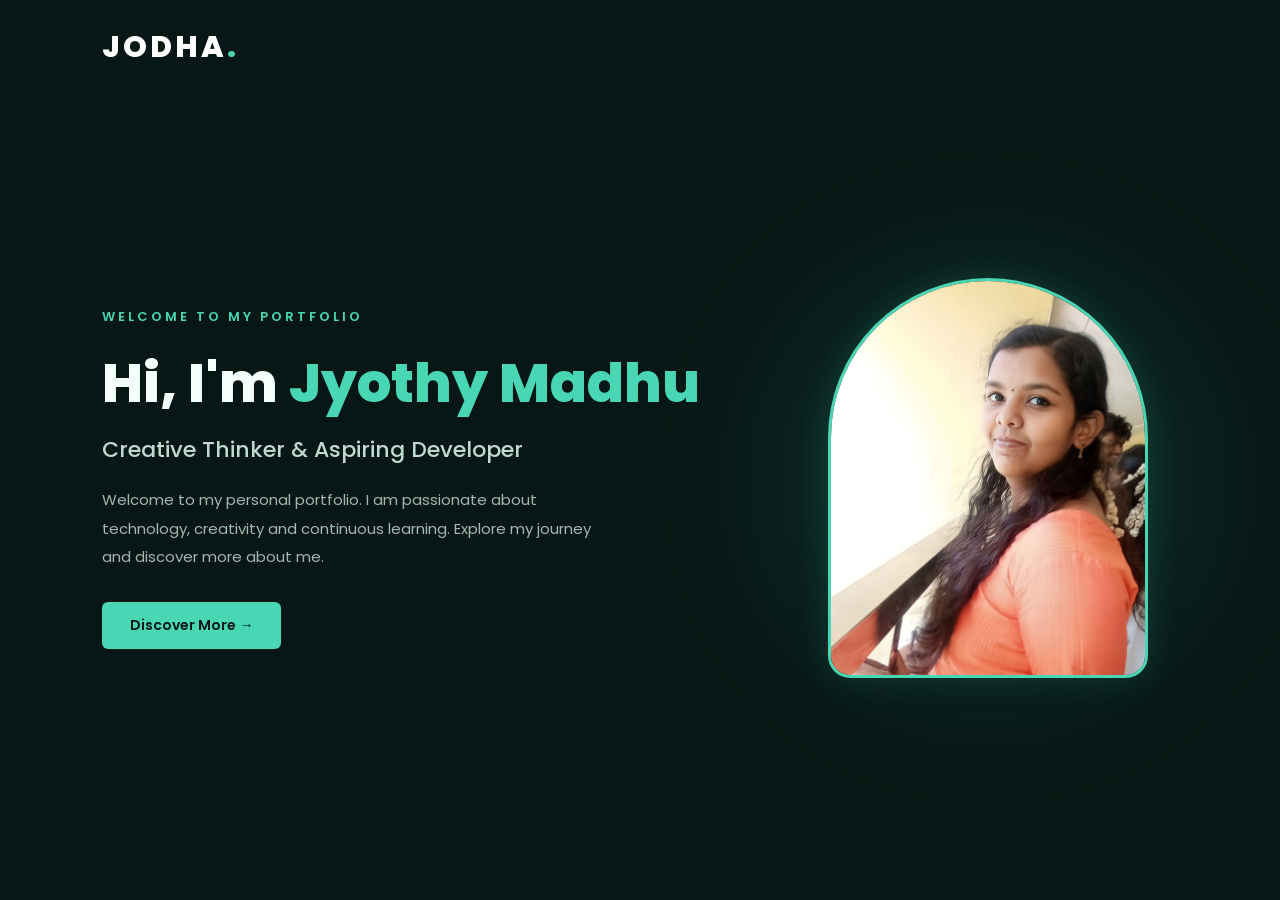
<file: index.html>
<!DOCTYPE html>
<html lang="en">

<head>
    <meta charset="UTF-8">
    <meta name="viewport" content="width=device-width, initial-scale=1.0">

    <title>Jyothy Madhu | JODHA</title>

    <!-- External CSS -->
    <link rel="stylesheet" href="Assets/css/style.css">

    <!-- Google Fonts -->
    <link rel="preconnect" href="https://fonts.googleapis.com">
    <link rel="preconnect" href="https://fonts.gstatic.com" crossorigin>

    <link href="https://fonts.googleapis.com/css2?family=Poppins:wght@300;400;500;600;700;800&display=swap" rel="stylesheet">

</head>

<body>

    <!-- Navbar -->
    <header>
        <nav class="navbar">
            <a href="index.html" class="logo">
                JODHA<span>.</span>
            </a>
        </nav>
    </header>


    <!-- Hero Section -->
    <main>

        <section class="hero">

            <!-- Introduction -->
            <div class="hero-content">

                <p class="welcome">
                    WELCOME TO MY PORTFOLIO
                </p>

                <h1>
                    Hi, I'm <span>Jyothy Madhu</span>
                </h1>

                <h2>
                    Creative Thinker & Aspiring Developer
                </h2>

                <p class="description">
                    Welcome to my personal portfolio.
                    I am passionate about technology,
                    creativity and continuous learning.
                    Explore my journey and discover more
                    about me.
                </p>

                <a href="aboutus.html" class="hero-btn">
                    Discover More →
                </a>

            </div>


            <!-- Profile Photo -->
            <div class="hero-image">

                <div class="image-glow"></div>

                <img src="Assets/image/jyothy.jpeg"
                     alt="Jyothy Madhu">

            </div>

        </section>

    </main>

</body>
</html>
</file>
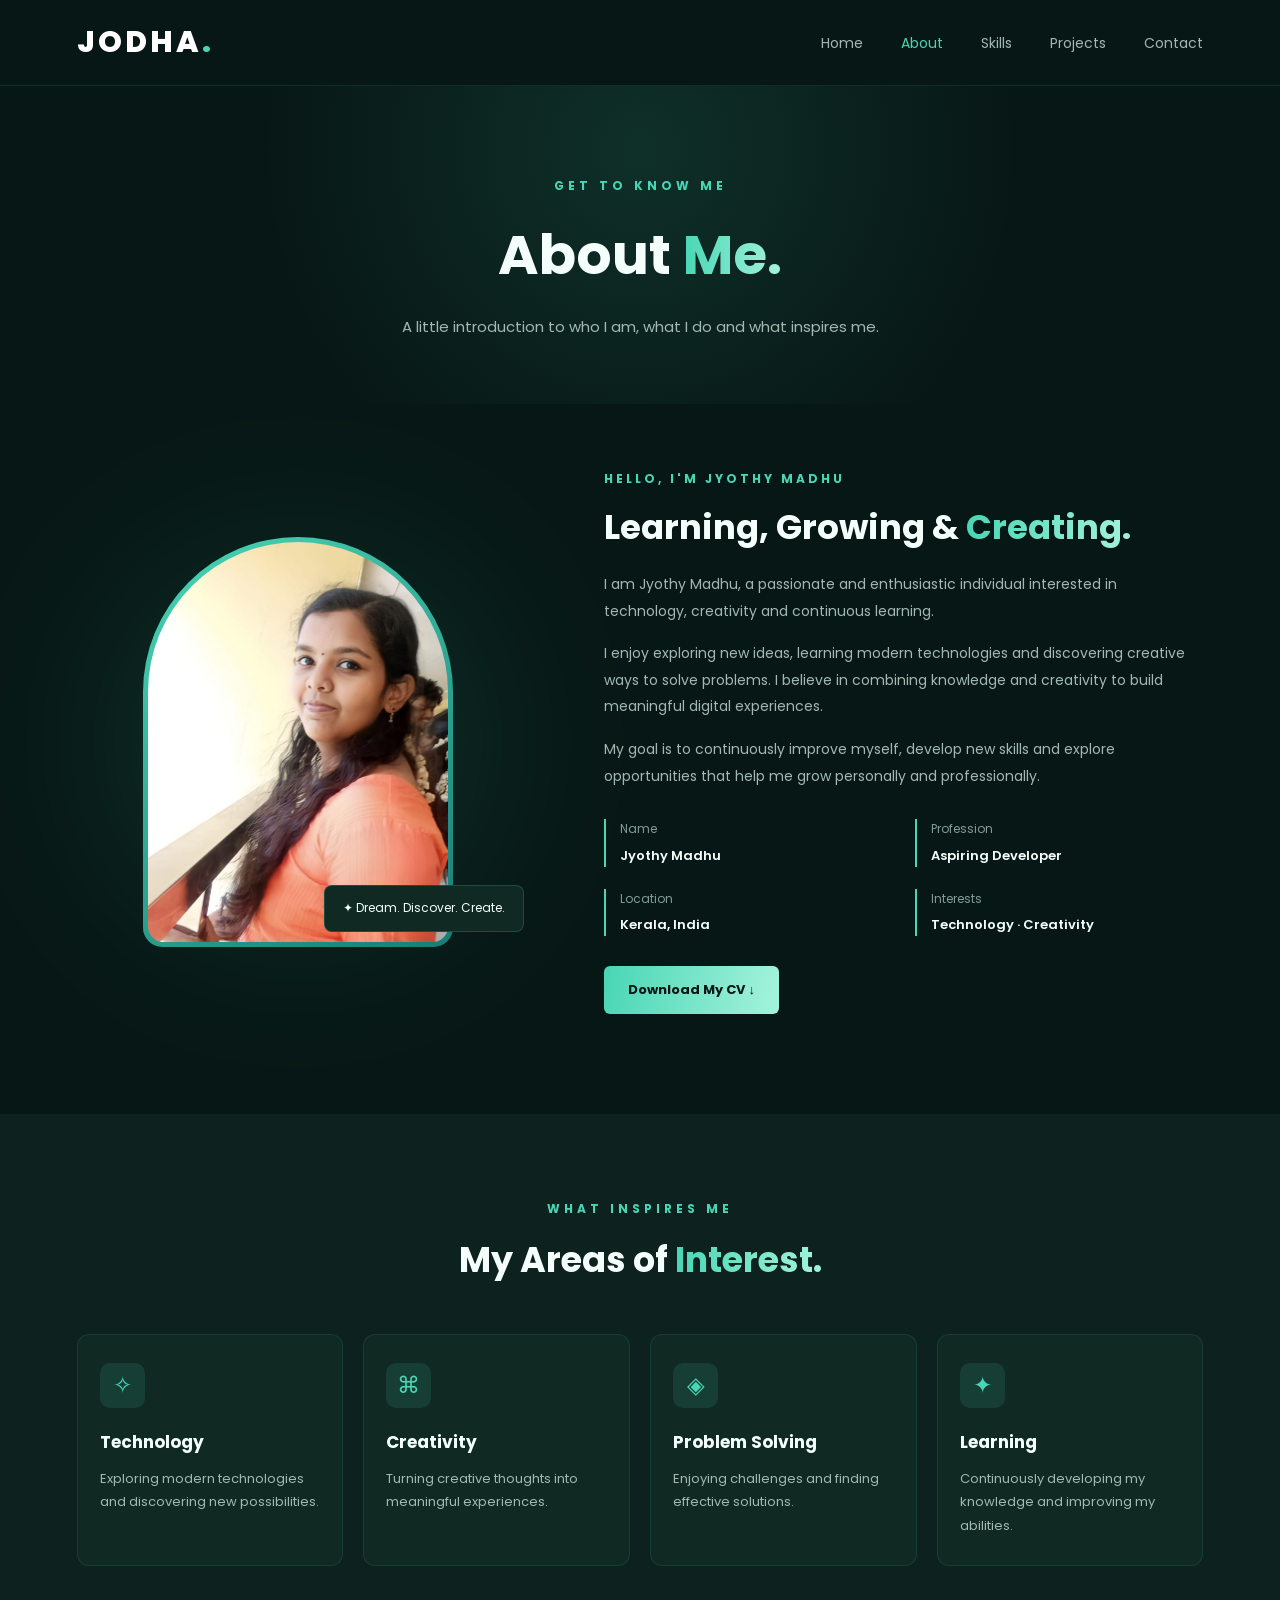
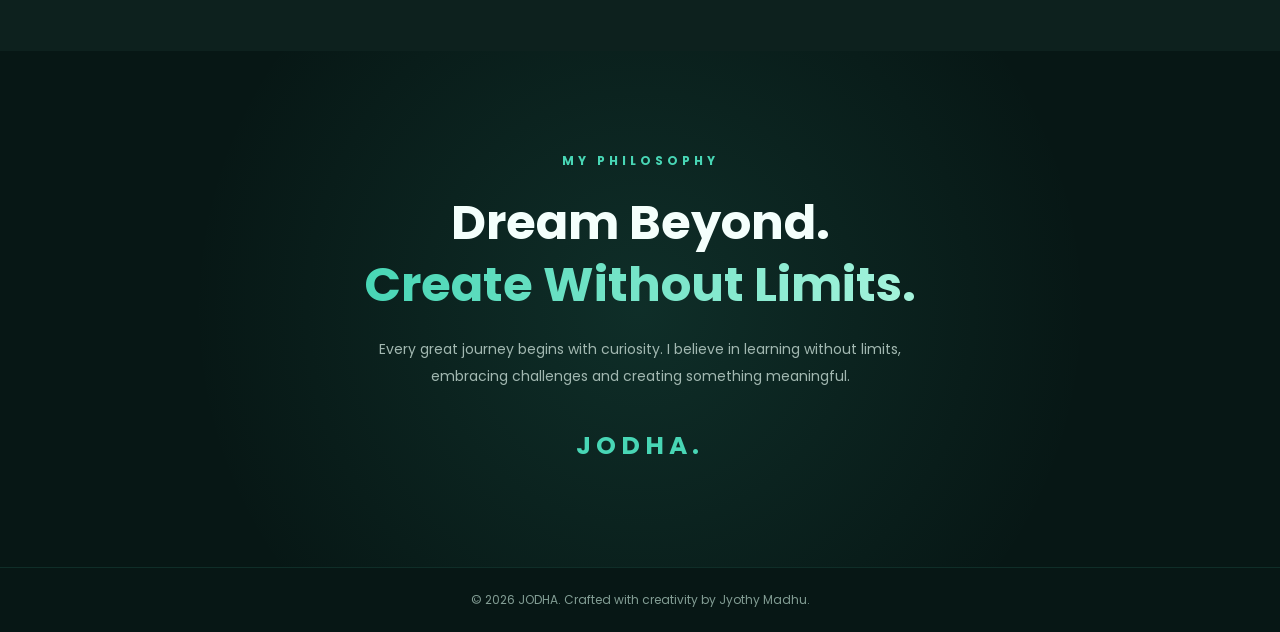
<file: aboutus.html>
<!DOCTYPE html>
<html lang="en">

<head>
    <meta charset="UTF-8">
    <meta name="viewport" content="width=device-width, initial-scale=1.0">

    <title>About Me | JODHA</title>

    <link rel="stylesheet" href="Assets/css/aboutus.css">

    <link rel="preconnect" href="https://fonts.googleapis.com">
    <link rel="preconnect" href="https://fonts.gstatic.com" crossorigin>

    <link href="https://fonts.googleapis.com/css2?family=Poppins:wght@300;400;500;600;700;800&display=swap" rel="stylesheet">

</head>

<body>

    <!-- NAVIGATION -->
    <header>
        <nav class="navbar">

            <a href="index.html" class="logo">
                JODHA<span>.</span>
            </a>

            <ul class="nav-links" id="navLinks">
                <li><a href="index.html">Home</a></li>
                <li><a href="aboutus.html" class="active">About</a></li>
                <li><a href="skills.html">Skills</a></li>
                <li><a href="projects.html">Projects</a></li>
                <li><a href="contact.html">Contact</a></li>
            </ul>

            <button class="menu-btn" id="menuBtn"
                    aria-label="Toggle navigation"
                    aria-expanded="false">
                ☰
            </button>

        </nav>
    </header>


    <!-- ABOUT HEADING -->
    <section class="about-hero">

        <div class="about-heading">

            <p class="section-label">GET TO KNOW ME</p>

            <h1>About <span>Me.</span></h1>

            <p class="subtitle">
                A little introduction to who I am,
                what I do and what inspires me.
            </p>

        </div>

    </section>


    <!-- ABOUT CONTENT -->
    <section class="about-section">

        <div class="about-image">

            <div class="image-glow"></div>

            <div class="image-frame">

                <img src="Assets/image/jyothy.jpeg"
                     alt="Jyothy Madhu">

            </div>

            <div class="image-tag">
                ✦ Dream. Discover. Create.
            </div>

        </div>


        <div class="about-text">

            <p class="small-heading">
                HELLO, I'M JYOTHY MADHU
            </p>

            <h2>
                Learning, Growing & <span>Creating.</span>
            </h2>

            <p>
                I am Jyothy Madhu, a passionate and enthusiastic
                individual interested in technology, creativity
                and continuous learning.
            </p>

            <p>
                I enjoy exploring new ideas, learning modern
                technologies and discovering creative ways
                to solve problems. I believe in combining
                knowledge and creativity to build meaningful
                digital experiences.
            </p>

            <p>
                My goal is to continuously improve myself,
                develop new skills and explore opportunities
                that help me grow personally and professionally.
            </p>


            <!-- PERSONAL DETAILS -->
            <div class="about-details">

                <div>
                    <span>Name</span>
                    <h4>Jyothy Madhu</h4>
                </div>

                <div>
                    <span>Profession</span>
                    <h4>Aspiring Developer</h4>
                </div>

                <div>
                    <span>Location</span>
                    <h4>Kerala, India</h4>
                </div>

                <div>
                    <span>Interests</span>
                    <h4>Technology · Creativity</h4>
                </div>

            </div>


            <a href="Assets/documents/Jyothy_Madhu_CV.pdf"
               class="about-btn" download>
                Download My CV ↓
            </a>

        </div>

    </section>


    <!-- INTERESTS -->
    <section class="interests-section">

        <div class="section-title">

            <p class="section-label">WHAT INSPIRES ME</p>

            <h2>My Areas of <span>Interest.</span></h2>

        </div>


        <div class="interest-grid">

            <div class="interest-card">

                <div class="interest-icon">✧</div>

                <h3>Technology</h3>

                <p>
                    Exploring modern technologies and
                    discovering new possibilities.
                </p>

            </div>


            <div class="interest-card">

                <div class="interest-icon">⌘</div>

                <h3>Creativity</h3>

                <p>
                    Turning creative thoughts into
                    meaningful experiences.
                </p>

            </div>


            <div class="interest-card">

                <div class="interest-icon">◈</div>

                <h3>Problem Solving</h3>

                <p>
                    Enjoying challenges and finding
                    effective solutions.
                </p>

            </div>


            <div class="interest-card">

                <div class="interest-icon">✦</div>

                <h3>Learning</h3>

                <p>
                    Continuously developing my knowledge
                    and improving my abilities.
                </p>

            </div>

        </div>

    </section>


    <!-- PHILOSOPHY -->
    <section class="philosophy-section">

        <div class="philosophy-content">

            <p class="section-label">MY PHILOSOPHY</p>

            <h2>
                Dream Beyond.<br>
                <span>Create Without Limits.</span>
            </h2>

            <p>
                Every great journey begins with curiosity.
                I believe in learning without limits,
                embracing challenges and creating
                something meaningful.
            </p>

            <div class="philosophy-sign">
                JODHA.
            </div>

        </div>

    </section>


    <!-- FOOTER -->
    <footer>

        <p>
            © 2026 JODHA. Crafted with creativity by Jyothy Madhu.
        </p>

    </footer>


    <script src="Assets/js/script.js"></script>

</body>
</html>
</file>
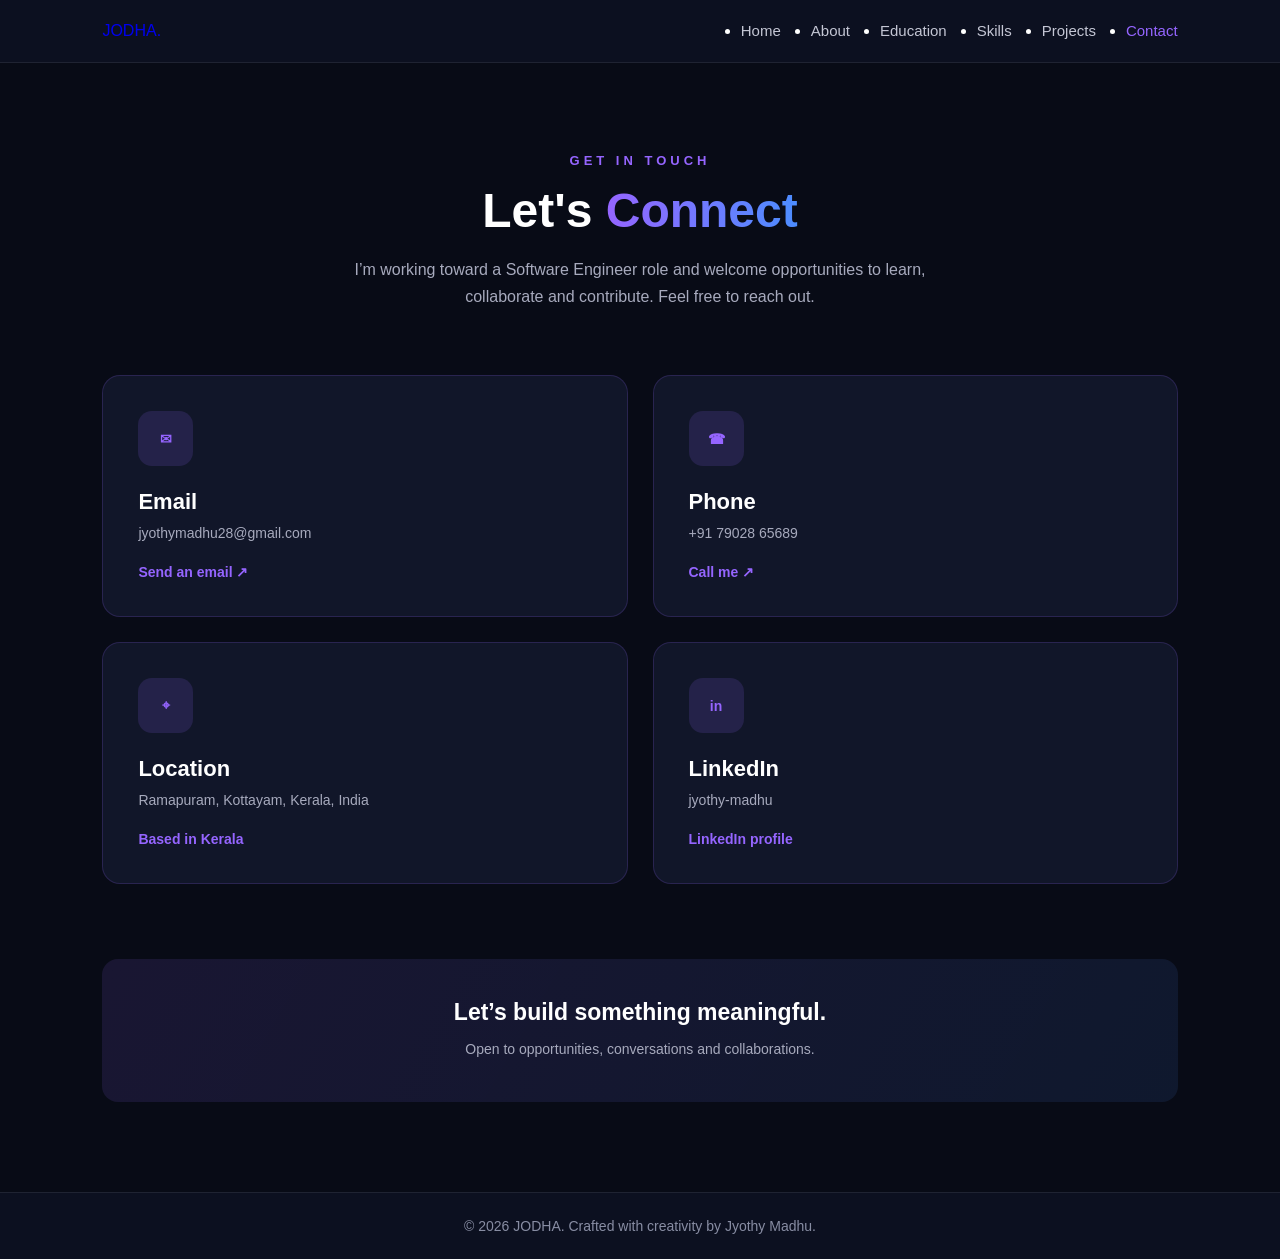
<file: contact.html>
<!DOCTYPE html>
<html lang="en">
<head>
    <meta charset="UTF-8">
    <meta name="viewport" content="width=device-width, initial-scale=1.0">
    <meta name="theme-color" content="#071715">
    <title>Contact | Jyothy Madhu</title>
    <link rel="stylesheet" href="Assets/css/contact.css">
    <link rel="preconnect" href="https://fonts.googleapis.com">
    <link rel="preconnect" href="https://fonts.gstatic.com" crossorigin>
    <link href="https://fonts.googleapis.com/css2?family=Poppins:wght@300;400;500;600;700;800&display=swap" rel="stylesheet">
</head>
<body>
    <header>
        <nav class="navbar" aria-label="Main navigation">
            <a href="index.html" class="logo">JODHA<span>.</span></a>
            <button class="menu-btn" id="menuBtn" aria-label="Toggle navigation" aria-expanded="false" aria-controls="navLinks">☰</button>
            <ul class="nav-links" id="navLinks">
                <li><a href="index.html">Home</a></li>
                <li><a href="aboutus.html">About</a></li>
                <li><a href="education.html">Education</a></li>
                <li><a href="skills.html">Skills</a></li>
                <li><a href="projects.html">Projects</a></li>
                <li><a href="contact.html" class="active" aria-current="page">Contact</a></li>
            </ul>
        </nav>
    </header>

    <main class="contact-section">
        <section class="section-heading">
            <p class="subtitle">GET IN TOUCH</p>
            <h1>Let's <span>Connect</span></h1>
            <p class="description">I’m working toward a Software Engineer role and welcome opportunities to learn, collaborate and contribute. Feel free to reach out.</p>
        </section>

        <section class="contact-grid" aria-label="Contact details">
            <a href="mailto:jyothymadhu28@gmail.com" class="contact-card">
                <span class="contact-icon" aria-hidden="true">✉</span>
                <h2>Email</h2>
                <p>jyothymadhu28@gmail.com</p>
                <span class="contact-action">Send an email ↗</span>
            </a>
            <a href="tel:+917902865689" class="contact-card">
                <span class="contact-icon" aria-hidden="true">☎</span>
                <h2>Phone</h2>
                <p>+91 79028 65689</p>
                <span class="contact-action">Call me ↗</span>
            </a>
            <article class="contact-card">
                <span class="contact-icon" aria-hidden="true">⌖</span>
                <h2>Location</h2>
                <p>Ramapuram, Kottayam, Kerala, India</p>
                <span class="contact-action">Based in Kerala</span>
            </article>
            <article class="contact-card">
                <span class="contact-icon" aria-hidden="true">in</span>
                <h2>LinkedIn</h2>
                <p>jyothy-madhu</p>
                <span class="contact-action">LinkedIn profile</span>
            </article>
        </section>

        <section class="contact-footer">
            <h2>Let’s build something meaningful.</h2>
            <p>Open to opportunities, conversations and collaborations.</p>
        </section>
    </main>
    <footer><p>© 2026 JODHA. Crafted with creativity by Jyothy Madhu.</p></footer>
    <script src="Assets/js/script.js"></script>
</body>
</html>
</file>
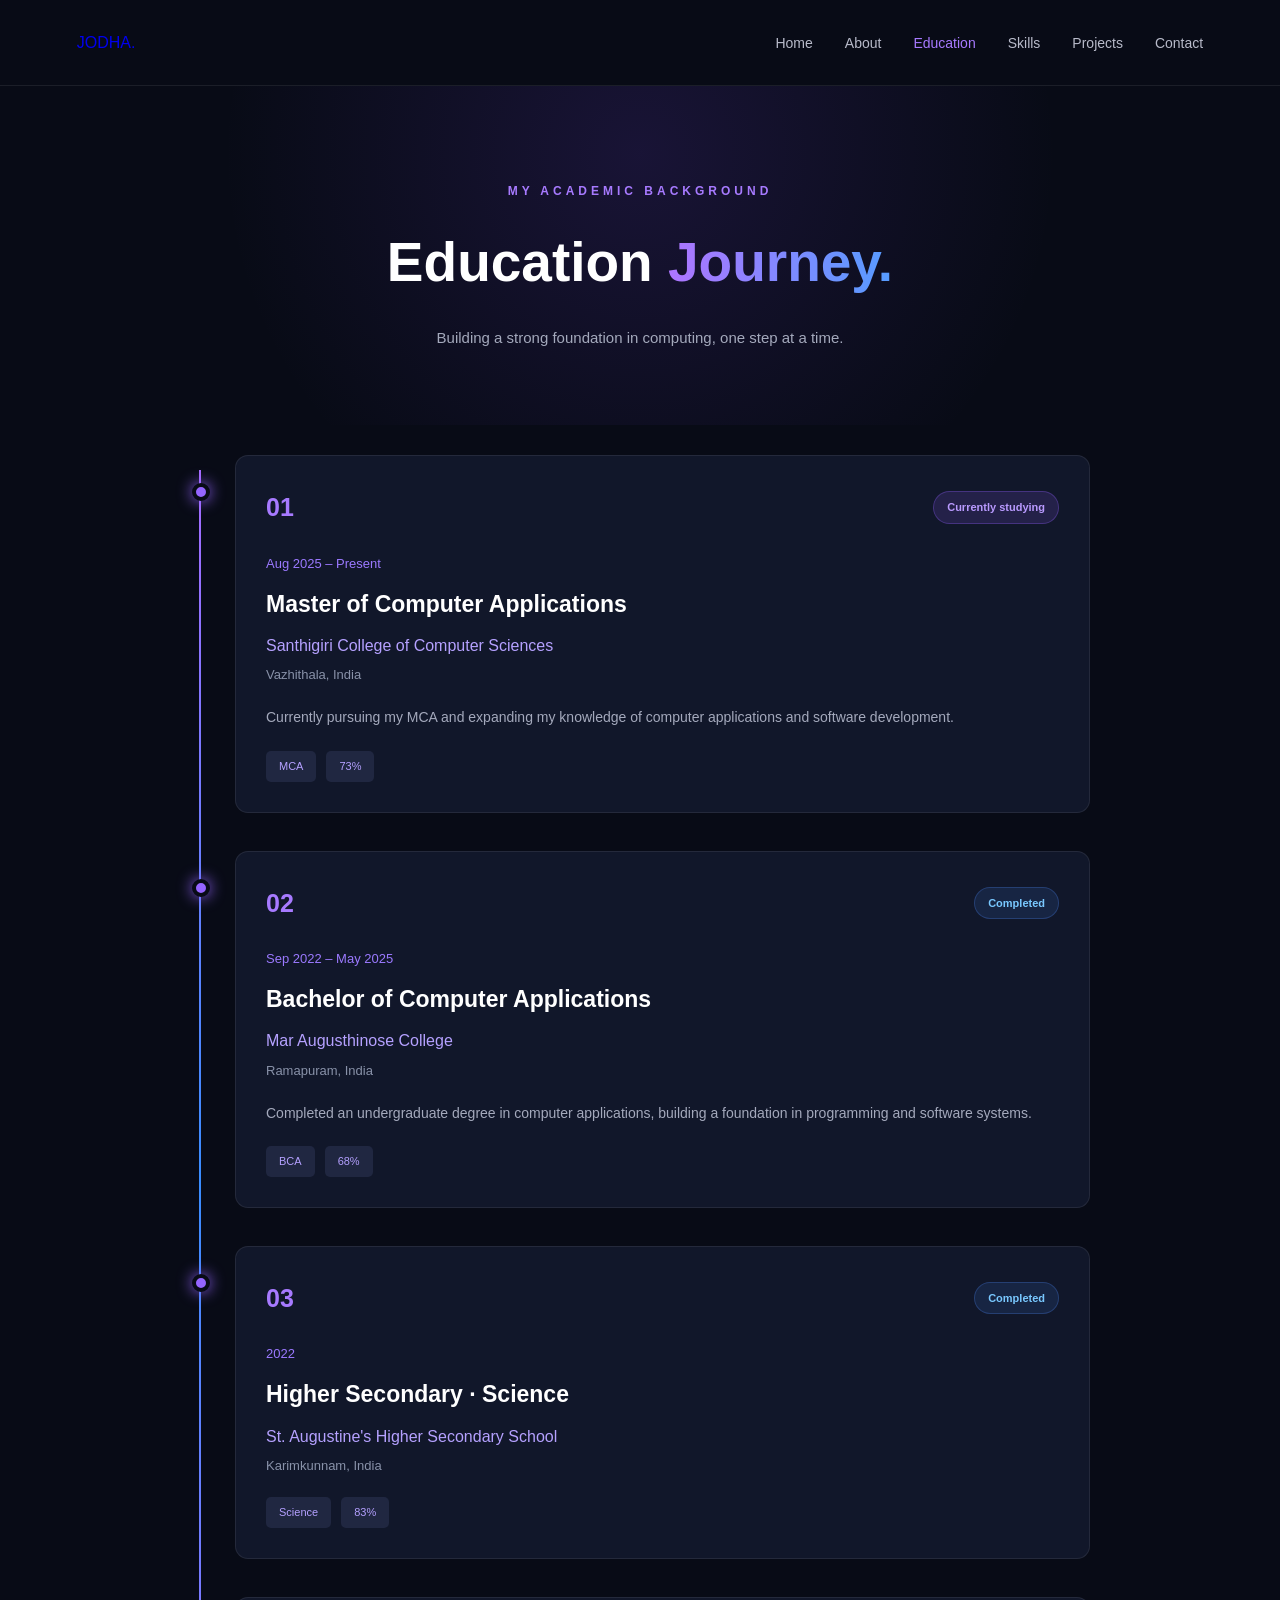
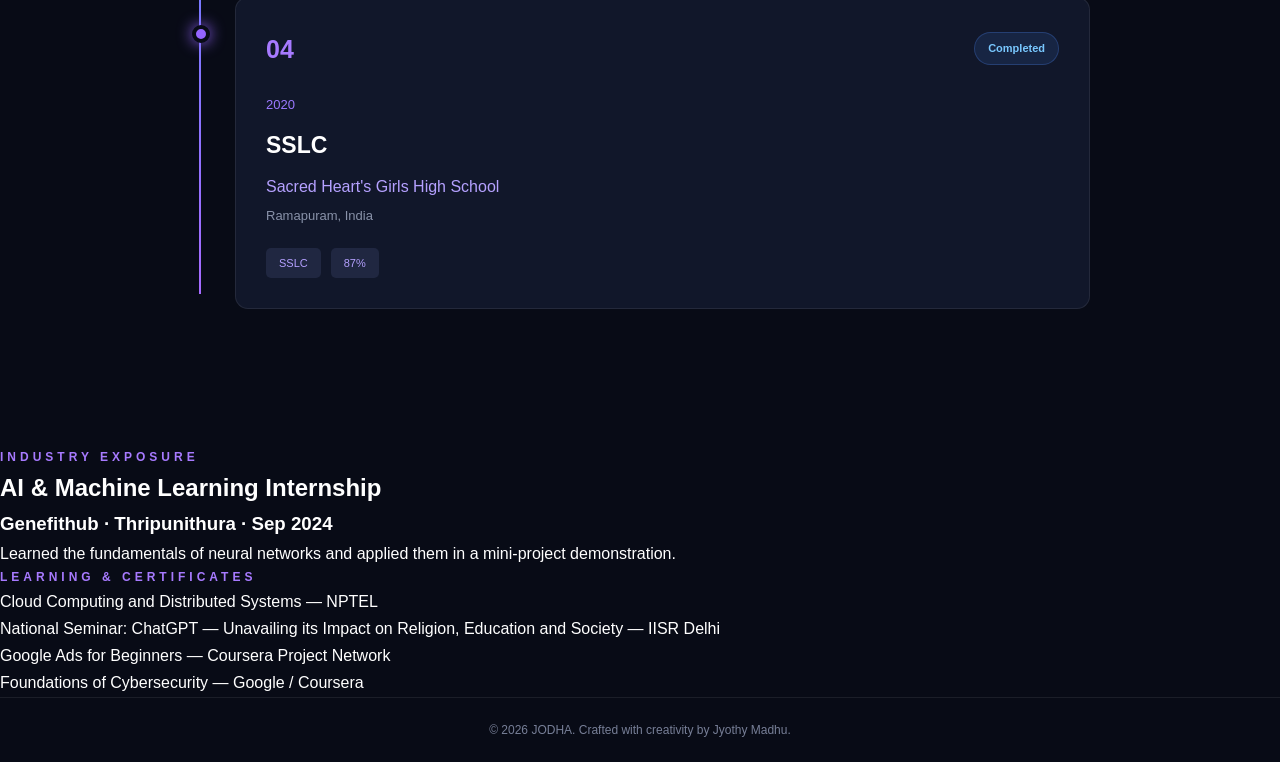
<file: education.html>
<!DOCTYPE html>
<html lang="en">
<head>
    <meta charset="UTF-8">
    <meta name="viewport" content="width=device-width, initial-scale=1.0">
    <meta name="theme-color" content="#071715">
    <title>Education | Jyothy Madhu</title>
    <link rel="stylesheet" href="Assets/css/education.css">
    <link rel="preconnect" href="https://fonts.googleapis.com">
    <link rel="preconnect" href="https://fonts.gstatic.com" crossorigin>
    <link href="https://fonts.googleapis.com/css2?family=Poppins:wght@300;400;500;600;700;800&display=swap" rel="stylesheet">
</head>
<body>
    <header>
        <nav class="navbar" aria-label="Main navigation">
            <a href="index.html" class="logo">JODHA<span>.</span></a>
            <button class="menu-btn" id="menuBtn" aria-label="Toggle navigation" aria-expanded="false" aria-controls="navLinks">☰</button>
            <ul class="nav-links" id="navLinks">
                <li><a href="index.html">Home</a></li>
                <li><a href="aboutus.html">About</a></li>
                <li><a href="education.html" class="active" aria-current="page">Education</a></li>
                <li><a href="skills.html">Skills</a></li>
                <li><a href="projects.html">Projects</a></li>
                <li><a href="contact.html">Contact</a></li>
            </ul>
        </nav>
    </header>

    <main>
        <section class="education-hero">
            <p class="section-label">MY ACADEMIC BACKGROUND</p>
            <h1>Education <span>Journey.</span></h1>
            <p>Building a strong foundation in computing, one step at a time.</p>
        </section>

        <section class="education-section" aria-label="Education timeline">
            <div class="timeline">
                <article class="timeline-item">
                    <div class="timeline-dot"></div>
                    <div class="education-card">
                        <div class="education-top"><span class="education-number">01</span><span class="status current">Currently studying</span></div>
                        <span class="education-year">Aug 2025 – Present</span>
                        <h2>Master of Computer Applications</h2>
                        <h3>Santhigiri College of Computer Sciences</h3>
                        <p class="location">Vazhithala, India</p>
                        <p class="education-description">Currently pursuing my MCA and expanding my knowledge of computer applications and software development.</p>
                        <div class="education-tags"><span>MCA</span><span>73%</span></div>
                    </div>
                </article>

                <article class="timeline-item">
                    <div class="timeline-dot"></div>
                    <div class="education-card">
                        <div class="education-top"><span class="education-number">02</span><span class="status completed">Completed</span></div>
                        <span class="education-year">Sep 2022 – May 2025</span>
                        <h2>Bachelor of Computer Applications</h2>
                        <h3>Mar Augusthinose College</h3>
                        <p class="location">Ramapuram, India</p>
                        <p class="education-description">Completed an undergraduate degree in computer applications, building a foundation in programming and software systems.</p>
                        <div class="education-tags"><span>BCA</span><span>68%</span></div>
                    </div>
                </article>

                <article class="timeline-item">
                    <div class="timeline-dot"></div>
                    <div class="education-card">
                        <div class="education-top"><span class="education-number">03</span><span class="status completed">Completed</span></div>
                        <span class="education-year">2022</span>
                        <h2>Higher Secondary · Science</h2>
                        <h3>St. Augustine's Higher Secondary School</h3>
                        <p class="location">Karimkunnam, India</p>
                        <div class="education-tags"><span>Science</span><span>83%</span></div>
                    </div>
                </article>

                <article class="timeline-item">
                    <div class="timeline-dot"></div>
                    <div class="education-card">
                        <div class="education-top"><span class="education-number">04</span><span class="status completed">Completed</span></div>
                        <span class="education-year">2020</span>
                        <h2>SSLC</h2>
                        <h3>Sacred Heart's Girls High School</h3>
                        <p class="location">Ramapuram, India</p>
                        <div class="education-tags"><span>SSLC</span><span>87%</span></div>
                    </div>
                </article>
            </div>
        </section>

        <section class="credentials-section">
            <div class="credentials-grid">
                <article class="credential-card">
                    <p class="section-label">INDUSTRY EXPOSURE</p>
                    <h2>AI &amp; Machine Learning Internship</h2>
                    <h3>Genefithub · Thripunithura · Sep 2024</h3>
                    <p>Learned the fundamentals of neural networks and applied them in a mini-project demonstration.</p>
                </article>
                <article class="credential-card">
                    <p class="section-label">LEARNING &amp; CERTIFICATES</p>
                    <ul>
                        <li>Cloud Computing and Distributed Systems — NPTEL</li>
                        <li>National Seminar: ChatGPT — Unavailing its Impact on Religion, Education and Society — IISR Delhi</li>
                        <li>Google Ads for Beginners — Coursera Project Network</li>
                        <li>Foundations of Cybersecurity — Google / Coursera</li>
                    </ul>
                </article>
            </div>
        </section>
    </main>
    <footer><p>© 2026 JODHA. Crafted with creativity by Jyothy Madhu.</p></footer>
    <script src="Assets/js/script.js"></script>
</body>
</html>
</file>
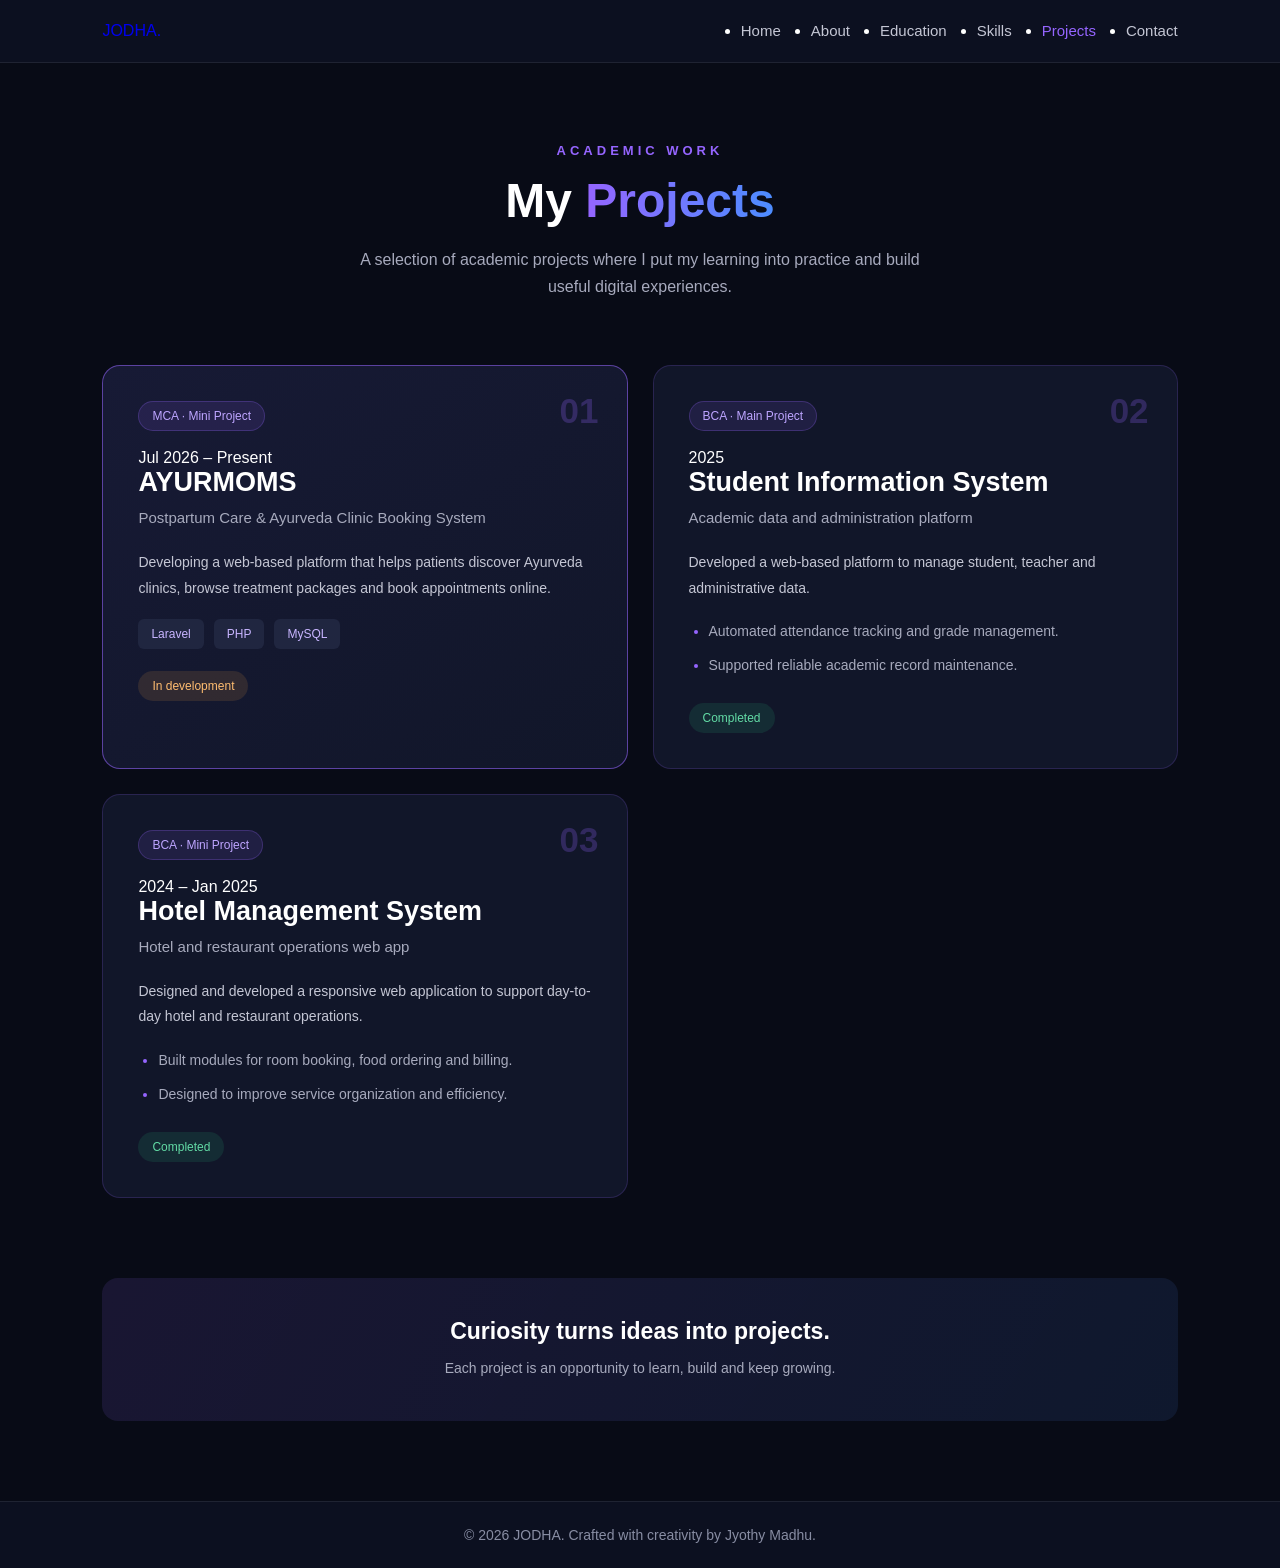
<file: projects.html>
<!DOCTYPE html>
<html lang="en">
<head>
    <meta charset="UTF-8">
    <meta name="viewport" content="width=device-width, initial-scale=1.0">
    <meta name="theme-color" content="#071715">
    <title>Projects | Jyothy Madhu</title>
    <link rel="stylesheet" href="Assets/css/projects.css">
    <link rel="preconnect" href="https://fonts.googleapis.com">
    <link rel="preconnect" href="https://fonts.gstatic.com" crossorigin>
    <link href="https://fonts.googleapis.com/css2?family=Poppins:wght@300;400;500;600;700;800&display=swap" rel="stylesheet">
</head>
<body>
    <header>
        <nav class="navbar" aria-label="Main navigation">
            <a href="index.html" class="logo">JODHA<span>.</span></a>
            <button class="menu-btn" id="menuBtn" aria-label="Toggle navigation" aria-expanded="false" aria-controls="navLinks">☰</button>
            <ul class="nav-links" id="navLinks">
                <li><a href="index.html">Home</a></li>
                <li><a href="aboutus.html">About</a></li>
                <li><a href="education.html">Education</a></li>
                <li><a href="skills.html">Skills</a></li>
                <li><a href="projects.html" class="active" aria-current="page">Projects</a></li>
                <li><a href="contact.html">Contact</a></li>
            </ul>
        </nav>
    </header>

    <main>
        <section class="projects-section">
            <div class="section-heading">
                <p class="subtitle">ACADEMIC WORK</p>
                <h1>My <span>Projects</span></h1>
                <p class="description">A selection of academic projects where I put my learning into practice and build useful digital experiences.</p>
            </div>

            <div class="projects-grid">
                <article class="project-card featured">
                    <div class="project-top"><span class="project-number">01</span><span class="project-type">MCA · Mini Project</span></div>
                    <p class="project-date">Jul 2026 – Present</p>
                    <h2>AYURMOMS</h2>
                    <h3>Postpartum Care &amp; Ayurveda Clinic Booking System</h3>
                    <p class="project-description">Developing a web-based platform that helps patients discover Ayurveda clinics, browse treatment packages and book appointments online.</p>
                    <div class="tech-stack"><span>Laravel</span><span>PHP</span><span>MySQL</span></div>
                    <span class="project-status">In development</span>
                </article>

                <article class="project-card">
                    <div class="project-top"><span class="project-number">02</span><span class="project-type">BCA · Main Project</span></div>
                    <p class="project-date">2025</p>
                    <h2>Student Information System</h2>
                    <h3>Academic data and administration platform</h3>
                    <p class="project-description">Developed a web-based platform to manage student, teacher and administrative data.</p>
                    <ul>
                        <li>Automated attendance tracking and grade management.</li>
                        <li>Supported reliable academic record maintenance.</li>
                    </ul>
                    <span class="project-status completed">Completed</span>
                </article>

                <article class="project-card">
                    <div class="project-top"><span class="project-number">03</span><span class="project-type">BCA · Mini Project</span></div>
                    <p class="project-date">2024 – Jan 2025</p>
                    <h2>Hotel Management System</h2>
                    <h3>Hotel and restaurant operations web app</h3>
                    <p class="project-description">Designed and developed a responsive web application to support day-to-day hotel and restaurant operations.</p>
                    <ul>
                        <li>Built modules for room booking, food ordering and billing.</li>
                        <li>Designed to improve service organization and efficiency.</li>
                    </ul>
                    <span class="project-status completed">Completed</span>
                </article>
            </div>
            <div class="project-footer">
                <h2>Curiosity turns ideas into projects.</h2>
                <p>Each project is an opportunity to learn, build and keep growing.</p>
            </div>
        </section>
    </main>

    <footer><p>© 2026 JODHA. Crafted with creativity by Jyothy Madhu.</p></footer>
    <script src="Assets/js/script.js"></script>
</body>
</html>
</file>
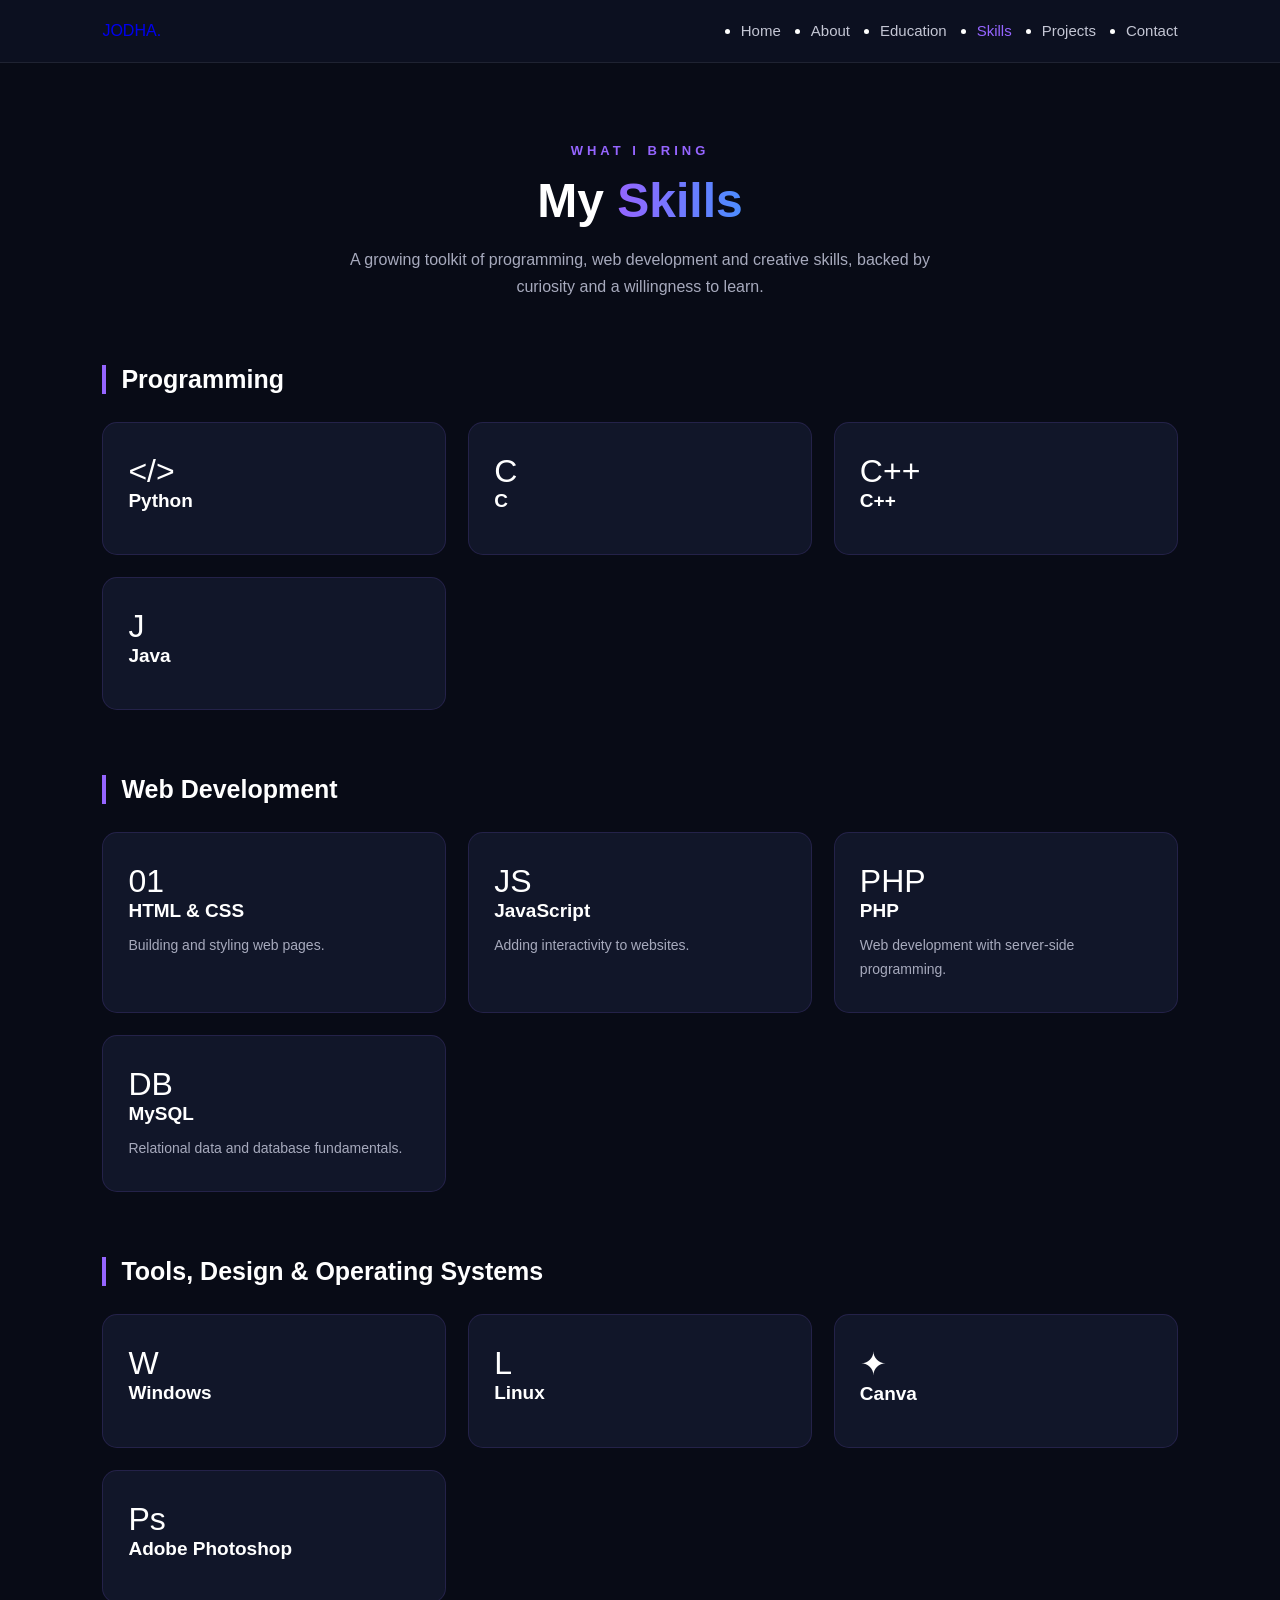
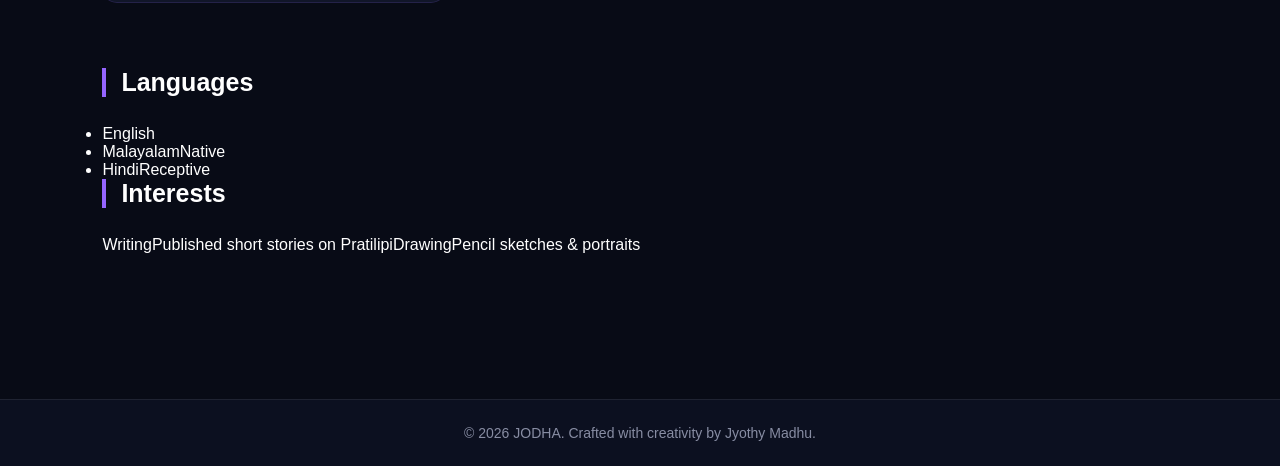
<file: skills.html>
<!DOCTYPE html>
<html lang="en">
<head>
    <meta charset="UTF-8">
    <meta name="viewport" content="width=device-width, initial-scale=1.0">
    <meta name="theme-color" content="#071715">
    <title>Skills | Jyothy Madhu</title>
    <link rel="stylesheet" href="Assets/css/skills.css">
    <link rel="preconnect" href="https://fonts.googleapis.com">
    <link rel="preconnect" href="https://fonts.gstatic.com" crossorigin>
    <link href="https://fonts.googleapis.com/css2?family=Poppins:wght@300;400;500;600;700;800&display=swap" rel="stylesheet">
</head>
<body>
    <header>
        <nav class="navbar" aria-label="Main navigation">
            <a href="index.html" class="logo">JODHA<span>.</span></a>
            <button class="menu-btn" id="menuBtn" aria-label="Toggle navigation" aria-expanded="false" aria-controls="navLinks">☰</button>
            <ul class="nav-links" id="navLinks">
                <li><a href="index.html">Home</a></li>
                <li><a href="aboutus.html">About</a></li>
                <li><a href="education.html">Education</a></li>
                <li><a href="skills.html" class="active" aria-current="page">Skills</a></li>
                <li><a href="projects.html">Projects</a></li>
                <li><a href="contact.html">Contact</a></li>
            </ul>
        </nav>
    </header>

    <main class="skills-section">
        <section class="section-heading">
            <p class="subtitle">WHAT I BRING</p>
            <h1>My <span>Skills</span></h1>
            <p class="description">A growing toolkit of programming, web development and creative skills, backed by curiosity and a willingness to learn.</p>
        </section>

        <section class="skills-category">
            <h2>Programming</h2>
            <div class="skills-grid">
                <article class="skill-card"><span class="skill-icon" aria-hidden="true">&lt;/&gt;</span><h3>Python</h3></article>
                <article class="skill-card"><span class="skill-icon" aria-hidden="true">C</span><h3>C</h3></article>
                <article class="skill-card"><span class="skill-icon" aria-hidden="true">C++</span><h3>C++</h3></article>
                <article class="skill-card"><span class="skill-icon" aria-hidden="true">J</span><h3>Java</h3></article>
            </div>
        </section>

        <section class="skills-category">
            <h2>Web Development</h2>
            <div class="skills-grid">
                <article class="skill-card"><span class="skill-icon" aria-hidden="true">01</span><h3>HTML &amp; CSS</h3><p>Building and styling web pages.</p></article>
                <article class="skill-card"><span class="skill-icon" aria-hidden="true">JS</span><h3>JavaScript</h3><p>Adding interactivity to websites.</p></article>
                <article class="skill-card"><span class="skill-icon" aria-hidden="true">PHP</span><h3>PHP</h3><p>Web development with server-side programming.</p></article>
                <article class="skill-card"><span class="skill-icon" aria-hidden="true">DB</span><h3>MySQL</h3><p>Relational data and database fundamentals.</p></article>
            </div>
        </section>

        <section class="skills-category">
            <h2>Tools, Design &amp; Operating Systems</h2>
            <div class="skills-grid">
                <article class="skill-card"><span class="skill-icon" aria-hidden="true">W</span><h3>Windows</h3></article>
                <article class="skill-card"><span class="skill-icon" aria-hidden="true">L</span><h3>Linux</h3></article>
                <article class="skill-card"><span class="skill-icon" aria-hidden="true">✦</span><h3>Canva</h3></article>
                <article class="skill-card"><span class="skill-icon" aria-hidden="true">Ps</span><h3>Adobe Photoshop</h3></article>
            </div>
        </section>

        <section class="skills-category details-grid">
            <article class="details-card">
                <h2>Languages</h2>
                <ul class="language-list">
                    <li><span>English</span></li>
                    <li><span>Malayalam</span><span class="language-level">Native</span></li>
                    <li><span>Hindi</span><span class="language-level">Receptive</span></li>
                </ul>
            </article>
            <article class="details-card">
                <h2>Interests</h2>
                <div class="interest-pills"><span>Writing</span><span>Published short stories on Pratilipi</span><span>Drawing</span><span>Pencil sketches &amp; portraits</span></div>
            </article>
        </section>
    </main>

    <footer><p>© 2026 JODHA. Crafted with creativity by Jyothy Madhu.</p></footer>
    <script src="Assets/js/script.js"></script>
</body>
</html>
</file>
<file: Assets/css/style.css>
/* =================================
   JODHA - HOME PAGE
   Sea Green Theme
================================= */

* {
    margin: 0;
    padding: 0;
    box-sizing: border-box;
}

html {
    scroll-behavior: smooth;
}

body {
    font-family: 'Poppins', sans-serif;
    background: #071715;
    color: #F4FFFC;
    min-height: 100vh;
}

/* NAVBAR */

header {
    width: 100%;
    padding: 25px 8%;
}

.navbar {
    display: flex;
    align-items: center;
    justify-content: flex-start;
}

.logo {
    font-size: 30px;
    font-weight: 800;
    color: #ffffff;
    text-decoration: none;
    letter-spacing: 3px;
}

.logo span {
    color: #48D6B5;
}

/* HERO SECTION */

.hero {
    min-height: 85vh;
    padding: 60px 8%;

    display: flex;
    align-items: center;
    justify-content: space-between;
    gap: 50px;
}

/* HERO CONTENT */

.hero-content {
    max-width: 600px;
}

.welcome {
    color: #48D6B5;
    font-size: 13px;
    font-weight: 600;
    letter-spacing: 3px;
    margin-bottom: 20px;
}

.hero-content h1 {
    font-size: 55px;
    font-weight: 800;
    line-height: 1.3;
    margin-bottom: 15px;
}

.hero-content h1 span {
    color: #48D6B5;
}

.hero-content h2 {
    font-size: 22px;
    font-weight: 500;
    color: #C0D9D1;
    margin-bottom: 20px;
}

.description {
    font-size: 15px;
    color: #A2B8B1;
    line-height: 1.9;
    max-width: 500px;
    margin-bottom: 30px;
}

/* BUTTON */

.hero-btn {
    display: inline-block;
    padding: 13px 28px;

    background: #48D6B5;
    color: #071715;

    font-size: 14px;
    font-weight: 600;

    border-radius: 6px;
    text-decoration: none;

    transition: 0.3s;
}

.hero-btn:hover {
    background: #A5F3DC;
    transform: translateY(-4px);
}

/* PROFILE IMAGE */

.hero-image {
    position: relative;

    width: 380px;
    height: 450px;

    display: flex;
    justify-content: center;
    align-items: center;

    flex-shrink: 0;
}

.image-glow {
    position: absolute;

    width: 330px;
    height: 330px;

    background: #48D6B5;
    border-radius: 50%;

    filter: blur(100px);
    opacity: 0.2;
}

.hero-image img {
    position: relative;

    width: 320px;
    height: 400px;

    object-fit: cover;
    object-position: center;

    border-radius: 180px 180px 25px 25px;

    border: 3px solid #48D6B5;

    box-shadow: 0 0 35px rgba(72,214,181,0.15);
}

/* RESPONSIVE DESIGN */

@media (max-width: 900px) {

    .hero {
        flex-direction: column-reverse;
        text-align: center;
        padding-top: 30px;
    }

    .hero-content {
        max-width: 100%;
    }

    .description {
        margin-left: auto;
        margin-right: auto;
    }

    .hero-image {
        width: 300px;
        height: 350px;
    }

    .hero-image img {
        width: 250px;
        height: 320px;
    }

    .image-glow {
        width: 250px;
        height: 250px;
    }
}

@media (max-width: 500px) {

    header {
        padding: 20px 6%;
    }

    .hero {
        padding: 25px 6% 50px;
    }

    .hero-content h1 {
        font-size: 38px;
    }

    .hero-content h2 {
        font-size: 18px;
    }

    .description {
        font-size: 14px;
    }

    .hero-image {
        width: 250px;
        height: 300px;
    }

    .hero-image img {
        width: 220px;
        height: 270px;
    }
}
</file>
<file: Assets/css/aboutus.css>
/* =================================
   JODHA - ABOUT PAGE
   SEA GREEN THEME
================================= */

* {
    margin: 0;
    padding: 0;
    box-sizing: border-box;
}

html {
    scroll-behavior: smooth;
}

body {
    background: #071715;
    color: #F4FFFC;
    font-family: 'Poppins', sans-serif;
    line-height: 1.7;
}

a {
    text-decoration: none;
}

/* NAVIGATION */

header {
    background: #071715;
    border-bottom: 1px solid rgba(72,214,181,0.12);
}

.navbar {
    width: 88%;
    max-width: 1250px;
    height: 85px;
    margin: auto;

    display: flex;
    justify-content: space-between;
    align-items: center;
}

.logo {
    color: white;
    font-size: 30px;
    font-weight: 800;
    letter-spacing: 3px;
}

.logo span {
    color: #48D6B5;
}

.nav-links {
    display: flex;
    align-items: center;
    gap: 38px;
    list-style: none;
}

.nav-links a {
    color: #A2B8B1;
    font-size: 14px;
    transition: 0.3s;
}

.nav-links a:hover,
.nav-links a.active {
    color: #48D6B5;
}

.menu-btn {
    display: none;
    background: none;
    border: none;
    color: white;
    font-size: 26px;
    cursor: pointer;
}

/* ABOUT HEADING */

.about-hero {
    padding: 90px 20px 65px;
    text-align: center;

    background:
    radial-gradient(circle at 50% 20%,
    rgba(72,214,181,0.13), transparent 55%);
}

.section-label {
    color: #48D6B5;
    font-size: 12px;
    font-weight: bold;
    letter-spacing: 4px;
}

.about-heading h1 {
    font-size: 55px;
    margin: 12px 0;
}

.about-heading h1 span,
.about-text h2 span,
.section-title h2 span,
.philosophy-content h2 span {
    background: linear-gradient(90deg, #48D6B5, #A5F3DC);
    -webkit-background-clip: text;
    background-clip: text;
    color: transparent;
}

.subtitle {
    color: #A2B8B1;
    font-size: 15px;
}

/* ABOUT CONTENT */

.about-section {
    width: 88%;
    max-width: 1150px;
    margin: auto;
    padding: 65px 0 100px;

    display: grid;
    grid-template-columns: 0.85fr 1.15fr;
    align-items: center;
    gap: 85px;
}

/* PROFILE IMAGE */

.about-image {
    position: relative;
    display: flex;
    justify-content: center;
    align-items: center;
}

.image-glow {
    position: absolute;
    width: 300px;
    height: 300px;
    border-radius: 50%;
    background: #48D6B5;
    filter: blur(110px);
    opacity: 0.2;
}

.image-frame {
    position: relative;
    width: 310px;
    height: 410px;
    padding: 5px;

    background: linear-gradient(145deg,
    #48D6B5, #187D75);

    border-radius: 160px 160px 20px 20px;
}

.image-frame img {
    width: 100%;
    height: 100%;
    object-fit: cover;
    object-position: center top;

    border-radius: 155px 155px 16px 16px;
    display: block;
}

.image-tag {
    position: absolute;
    bottom: 15px;
    right: -5px;

    padding: 12px 18px;
    background: #102923;

    border: 1px solid rgba(72,214,181,0.2);
    border-radius: 8px;

    font-size: 12px;
}

/* ABOUT TEXT */

.small-heading {
    color: #48D6B5;
    font-size: 12px;
    font-weight: bold;
    letter-spacing: 3px;
    margin-bottom: 15px;
}

.about-text h2 {
    font-size: 34px;
    line-height: 1.3;
    margin-bottom: 22px;
}

.about-text > p:not(.small-heading) {
    color: #A2B8B1;
    font-size: 14px;
    margin-bottom: 16px;
    line-height: 1.9;
}

/* PERSONAL DETAILS */

.about-details {
    display: grid;
    grid-template-columns: 1fr 1fr;
    gap: 22px;
    margin: 30px 0;
}

.about-details div {
    padding-left: 14px;
    border-left: 2px solid #48D6B5;
}

.about-details span {
    display: block;
    color: #829D94;
    font-size: 12px;
    margin-bottom: 5px;
}

.about-details h4 {
    font-size: 13px;
    font-weight: 600;
}

/* CV BUTTON */

.about-btn {
    display: inline-block;
    padding: 13px 24px;

    color: #071715;
    font-size: 13px;
    font-weight: bold;

    border-radius: 6px;
    background: linear-gradient(100deg,
    #48D6B5, #A5F3DC);

    transition: 0.3s;
}

.about-btn:hover {
    transform: translateY(-4px);
    box-shadow: 0 8px 25px rgba(72,214,181,0.2);
}

/* INTERESTS SECTION */

.interests-section {
    padding: 85px 6%;
    background: #0D211E;
}

.section-title {
    text-align: center;
    margin-bottom: 45px;
}

.section-title h2 {
    font-size: 35px;
    margin-top: 10px;
}

.interest-grid {
    max-width: 1150px;
    margin: auto;

    display: grid;
    grid-template-columns: repeat(4, 1fr);
    gap: 20px;
}

.interest-card {
    padding: 28px 22px;

    background: #102923;
    border: 1px solid rgba(72,214,181,0.12);

    border-radius: 12px;
    transition: 0.3s;
}

.interest-card:hover {
    transform: translateY(-7px);
    border-color: #48D6B5;
    background: #15362E;
}

.interest-icon {
    width: 45px;
    height: 45px;

    display: grid;
    place-items: center;

    background: rgba(72,214,181,0.12);
    color: #48D6B5;

    border-radius: 10px;
    font-size: 23px;
    margin-bottom: 20px;
}

.interest-card h3 {
    font-size: 17px;
    margin-bottom: 10px;
}

.interest-card p {
    font-size: 13px;
    color: #A2B8B1;
    line-height: 1.8;
}

/* PHILOSOPHY */

.philosophy-section {
    padding: 100px 20px;
    text-align: center;

    background:
    radial-gradient(circle at center,
    rgba(72,214,181,0.12), transparent 65%);
}

.philosophy-content h2 {
    font-size: 48px;
    line-height: 1.3;
    margin: 20px 0;
}

.philosophy-content > p:not(.section-label) {
    max-width: 550px;
    margin: auto;

    color: #A2B8B1;
    font-size: 14px;
    line-height: 1.9;
}

.philosophy-sign {
    margin-top: 35px;
    font-size: 25px;
    font-weight: bold;
    letter-spacing: 5px;
    color: #48D6B5;
}

/* FOOTER */

footer {
    border-top: 1px solid rgba(72,214,181,0.12);
    padding: 22px;
    text-align: center;
    color: #829D94;
    font-size: 12px;
}

/* RESPONSIVE DESIGN */

@media (max-width: 950px) {

    .about-section {
        gap: 45px;
    }

    .interest-grid {
        grid-template-columns: repeat(2, 1fr);
    }
}

@media (max-width: 700px) {

    .navbar {
        height: 70px;
    }

    .menu-btn {
        display: block;
    }

    .nav-links {
        display: none;
        position: absolute;
        top: 70px;
        left: 0;
        width: 100%;

        background: #102923;

        flex-direction: column;
        gap: 22px;

        padding: 25px;
        z-index: 100;
    }

    .nav-links.show {
        display: flex;
    }

    .about-heading h1 {
        font-size: 42px;
    }

    .about-section {
        grid-template-columns: 1fr;
        gap: 50px;
    }

    .image-frame {
        width: 260px;
        height: 350px;
    }

    .about-text h2 {
        font-size: 29px;
    }

    .interest-grid {
        grid-template-columns: 1fr;
    }

    .philosophy-content h2 {
        font-size: 35px;
    }
}

@media (max-width: 400px) {

    .about-details {
        grid-template-columns: 1fr;
    }

    .about-heading h1 {
        font-size: 36px;
    }
}
</file>
<file: Assets/css/contact.css>
/* ANOVA - Contact Page */

* {
    margin: 0;
    padding: 0;
    box-sizing: border-box;
}

body {
    font-family: Arial, sans-serif;
    background: #080b16;
    color: #ffffff;
}

/* Navbar */

.navbar {
    width: 100%;
    padding: 22px 8%;
    display: flex;
    align-items: center;
    justify-content: space-between;
    background: #0c1020;
    border-bottom: 1px solid rgba(255,255,255,0.08);
}

.logo {
    display: flex;
    align-items: center;
    text-decoration: none;
}

.logo img {
    display: block;
    width: 320px;
    height: auto;
}

.nav-links {
    display: flex;
    gap: 30px;
}

.nav-links a {
    color: #c4c6d4;
    text-decoration: none;
    font-size: 15px;
    transition: 0.3s;
}

.nav-links a:hover,
.nav-links a.active {
    color: #9565ff;
}

.menu-btn {
    display: none;
    background: none;
    border: none;
    color: white;
    font-size: 25px;
    cursor: pointer;
}

/* Contact Section */

.contact-section {
    width: 84%;
    max-width: 1200px;
    margin: auto;
    padding: 90px 0;
}

.section-heading {
    text-align: center;
    margin-bottom: 65px;
}

.subtitle {
    color: #9565ff;
    font-size: 13px;
    letter-spacing: 4px;
    font-weight: bold;
    margin-bottom: 15px;
}

.section-heading h1 {
    font-size: 48px;
    margin-bottom: 18px;
}

.section-heading h1 span {
    background: linear-gradient(90deg, #9565ff, #4c8dff);
    -webkit-background-clip: text;
    -webkit-text-fill-color: transparent;
}

.description {
    color: #a7aabd;
    font-size: 16px;
    line-height: 1.7;
    max-width: 600px;
    margin: auto;
}

/* Contact Cards */

.contact-grid {
    display: grid;
    grid-template-columns: repeat(2, 1fr);
    gap: 25px;
}

.contact-card {
    display: block;
    text-decoration: none;
    background: #111629;
    border: 1px solid rgba(149,101,255,0.18);
    border-radius: 18px;
    padding: 35px;
    transition: 0.3s;
}

.contact-card:hover {
    transform: translateY(-7px);
    border-color: #9565ff;
    box-shadow: 0 12px 30px rgba(95,65,180,0.15);
}

.contact-icon {
    width: 55px;
    height: 55px;
    display: flex;
    align-items: center;
    justify-content: center;
    border-radius: 14px;
    background: rgba(149,101,255,0.15);
    color: #bda5ff;
    font-size: 27px;
    font-weight: bold;
    margin-bottom: 23px;
}

.contact-card h2 {
    color: white;
    font-size: 22px;
    margin-bottom: 10px;
}

.contact-card p {
    color: #a7aabd;
    font-size: 14px;
    margin-bottom: 22px;
    word-break: break-word;
}

.contact-card span {
    color: #9565ff;
    font-size: 14px;
    font-weight: bold;
}

/* Closing Section */

.contact-footer {
    text-align: center;
    margin-top: 75px;
    padding: 40px 20px;
    border-radius: 16px;
    background: linear-gradient(
        120deg,
        rgba(149,101,255,0.12),
        rgba(76,141,255,0.10)
    );
}

.contact-footer h2 {
    font-size: 23px;
    margin-bottom: 12px;
}

.contact-footer p {
    color: #a7aabd;
    font-size: 14px;
    line-height: 1.7;
}

/* Footer */

footer {
    text-align: center;
    padding: 25px;
    background: #0c1020;
    color: #888da3;
    font-size: 14px;
    border-top: 1px solid rgba(255,255,255,0.08);
}

/* Responsive Design */

@media (max-width: 768px) {

    .navbar {
        padding: 20px 6%;
        position: relative;
    }

    .menu-btn {
        display: block;
    }

    .nav-links {
        display: none;
        position: absolute;
        top: 75px;
        left: 0;
        width: 100%;
        background: #0c1020;
        flex-direction: column;
        padding: 25px 6%;
        gap: 22px;
        z-index: 100;
    }

    .nav-links.show {
        display: flex;
    }

    .contact-section {
        width: 88%;
        padding: 60px 0;
    }

    .section-heading h1 {
        font-size: 38px;
    }

    .contact-grid {
        grid-template-columns: 1fr;
    }

    .contact-card {
        padding: 28px;
    }

    .contact-footer h2 {
        font-size: 19px;
    }
}
</file>
<file: Assets/css/education.css>
/* =================================
   ANOVA - EDUCATION PAGE
   Dark Purple & Blue Theme
================================= */

* {
    margin: 0;
    padding: 0;
    box-sizing: border-box;
}

html {
    scroll-behavior: smooth;
}

body {
    background: #080b16;
    color: #ffffff;
    font-family: Arial, sans-serif;
    line-height: 1.7;
}

/* NAVIGATION */

header {
    background: #080b16;
    border-bottom: 1px solid rgba(255,255,255,0.08);
}

.navbar {
    width: 88%;
    max-width: 1250px;
    height: 85px;
    margin: auto;
    display: flex;
    justify-content: space-between;
    align-items: center;
}

.logo {
    display: flex;
    align-items: center;
    text-decoration: none;
}

.logo img {
    display: block;
    width: 320px;
    height: auto;
}

.nav-links {
    display: flex;
    align-items: center;
    gap: 32px;
    list-style: none;
}

.nav-links a {
    color: #b8bbca;
    text-decoration: none;
    font-size: 14px;
    transition: 0.3s;
}

.nav-links a:hover,
.nav-links a.active {
    color: #a77aff;
}

.menu-btn {
    display: none;
    color: white;
    background: none;
    border: none;
    font-size: 26px;
    cursor: pointer;
}

/* EDUCATION HERO */

.education-hero {
    text-align: center;
    padding: 95px 20px 75px;
    background:
        radial-gradient(circle at 50% 20%,
        rgba(112,65,220,0.16), transparent 60%);
}

.section-label {
    color: #a77aff;
    font-size: 12px;
    font-weight: bold;
    letter-spacing: 4px;
}

.education-hero h1 {
    font-size: 55px;
    margin: 15px 0;
}

.education-hero h1 span {
    background: linear-gradient(90deg, #ae75ff, #559cff);
    -webkit-background-clip: text;
    background-clip: text;
    color: transparent;
}

.education-hero > p:last-child {
    color: #a4a9bc;
    font-size: 15px;
}

/* TIMELINE */

.education-section {
    max-width: 900px;
    width: 88%;
    margin: auto;
    padding: 30px 0 100px;
}

.timeline {
    position: relative;
    padding-left: 45px;
}

.timeline::before {
    content: "";
    position: absolute;
    left: 9px;
    top: 15px;
    bottom: 15px;
    width: 2px;
    background: linear-gradient(#a66bff, #398dff, #a66bff);
}

.timeline-item {
    position: relative;
    margin-bottom: 38px;
}

.timeline-dot {
    position: absolute;
    left: -43px;
    top: 28px;
    width: 18px;
    height: 18px;
    background: #9565ff;
    border: 4px solid #080b16;
    border-radius: 50%;
    box-shadow: 0 0 15px #9565ff;
}

/* EDUCATION CARD */

.education-card {
    padding: 30px;
    background: #11172a;
    border: 1px solid rgba(255,255,255,0.08);
    border-radius: 13px;
    transition: 0.3s;
}

.education-card:hover {
    transform: translateY(-5px);
    border-color: #865cff;
    box-shadow: 0 10px 35px rgba(116,72,255,0.12);
}

.education-top {
    display: flex;
    justify-content: space-between;
    align-items: center;
    margin-bottom: 20px;
}

.education-number {
    font-size: 25px;
    font-weight: bold;
    color: #a77aff;
}

.status {
    padding: 6px 13px;
    border-radius: 20px;
    font-size: 11px;
    font-weight: bold;
}

.current {
    color: #b99aff;
    background: rgba(145,92,255,0.15);
    border: 1px solid rgba(145,92,255,0.3);
}

.completed {
    color: #79c8ff;
    background: rgba(76,141,255,0.12);
    border: 1px solid rgba(76,141,255,0.25);
}

.education-year {
    display: inline-block;
    color: #9b79ff;
    font-size: 13px;
    margin-bottom: 10px;
}

.education-card h2 {
    font-size: 23px;
    margin-bottom: 8px;
}

.education-card h3 {
    color: #b5a1ff;
    font-size: 16px;
    font-weight: 500;
    margin-bottom: 5px;
}

.location {
    color: #8992a9;
    font-size: 13px;
    margin-bottom: 18px;
}

.education-description {
    color: #a4a9bc;
    font-size: 14px;
    line-height: 1.9;
}

.education-tags {
    display: flex;
    flex-wrap: wrap;
    gap: 10px;
    margin-top: 20px;
}

.education-tags span {
    padding: 6px 13px;
    border-radius: 5px;
    background: #202741;
    color: #b4a0ff;
    font-size: 11px;
}

/* EDUCATION QUOTE */

.education-quote {
    padding: 85px 20px;
    text-align: center;
    background:
        radial-gradient(circle at center,
        rgba(105,68,215,0.16), transparent 65%);
}

.quote-content > span {
    color: #a77aff;
    font-size: 35px;
}

.quote-content h2 {
    font-size: 40px;
    line-height: 1.4;
    margin: 15px 0;
}

.quote-content h2 span {
    background: linear-gradient(90deg, #ae75ff, #559cff);
    -webkit-background-clip: text;
    background-clip: text;
    color: transparent;
}

.quote-content p {
    color: #a4a9bc;
    font-size: 14px;
}

/* FOOTER */

footer {
    border-top: 1px solid rgba(255,255,255,0.08);
    padding: 22px;
    text-align: center;
    color: #777f97;
    font-size: 12px;
}

/* RESPONSIVE */

@media (max-width: 700px) {

    .navbar {
        height: 70px;
    }

    .menu-btn {
        display: block;
    }

    .nav-links {
        display: none;
        position: absolute;
        top: 70px;
        left: 0;
        width: 100%;
        background: #101528;
        flex-direction: column;
        gap: 22px;
        padding: 25px;
        z-index: 100;
    }

    .nav-links.show {
        display: flex;
    }

    .education-hero {
        padding: 70px 15px;
    }

    .education-hero h1 {
        font-size: 40px;
    }

    .education-section {
        width: 90%;
    }

    .education-card {
        padding: 22px;
    }

    .education-card h2 {
        font-size: 19px;
    }

    .education-card h3 {
        font-size: 14px;
    }

    .quote-content h2 {
        font-size: 30px;
    }

    .timeline {
        padding-left: 35px;
    }

    .timeline-dot {
        left: -33px;
    }
}
</file>
<file: Assets/css/projects.css>
/* ANOVA - Projects Page */

* {
    margin: 0;
    padding: 0;
    box-sizing: border-box;
}

body {
    font-family: Arial, sans-serif;
    background: #080b16;
    color: #ffffff;
}

/* Navbar */

.navbar {
    width: 100%;
    padding: 22px 8%;
    display: flex;
    align-items: center;
    justify-content: space-between;
    background: #0c1020;
    border-bottom: 1px solid rgba(255,255,255,0.08);
}

.logo {
    display: flex;
    align-items: center;
    text-decoration: none;
}

.logo img {
    display: block;
    width: 320px;
    height: auto;
}

.nav-links {
    display: flex;
    gap: 30px;
}

.nav-links a {
    color: #c4c6d4;
    text-decoration: none;
    font-size: 15px;
    transition: 0.3s;
}

.nav-links a:hover,
.nav-links a.active {
    color: #9565ff;
}

.menu-btn {
    display: none;
    background: none;
    border: none;
    color: white;
    font-size: 25px;
    cursor: pointer;
}

/* Projects Section */

.projects-section {
    width: 84%;
    max-width: 1200px;
    margin: auto;
    padding: 80px 0;
}

.section-heading {
    text-align: center;
    margin-bottom: 65px;
}

.subtitle {
    color: #9565ff;
    font-size: 13px;
    letter-spacing: 4px;
    font-weight: bold;
    margin-bottom: 15px;
}

.section-heading h1 {
    font-size: 48px;
    margin-bottom: 18px;
}

.section-heading h1 span {
    background: linear-gradient(90deg, #9565ff, #4c8dff);
    -webkit-background-clip: text;
    -webkit-text-fill-color: transparent;
}

.description {
    color: #a7aabd;
    font-size: 16px;
    line-height: 1.7;
    max-width: 600px;
    margin: auto;
}

/* Project Cards */

.projects-grid {
    display: grid;
    grid-template-columns: repeat(2, 1fr);
    gap: 25px;
    align-items: stretch;
}

.project-card {
    position: relative;
    background: #111629;
    border: 1px solid rgba(149,101,255,0.18);
    border-radius: 18px;
    padding: 35px;
    transition: 0.3s;
    overflow: hidden;
}

.project-card:hover {
    transform: translateY(-7px);
    border-color: #9565ff;
    box-shadow: 0 12px 35px rgba(95,65,180,0.15);
}

.project-card.featured {
    border-color: rgba(149,101,255,0.55);
    background: linear-gradient(145deg, #171a35, #111629);
}

.project-number {
    position: absolute;
    top: 25px;
    right: 28px;
    color: rgba(149,101,255,0.25);
    font-size: 35px;
    font-weight: bold;
}

.project-icon {
    font-size: 38px;
    margin-bottom: 20px;
}

.project-type {
    display: inline-block;
    color: #bda5ff;
    background: rgba(149,101,255,0.12);
    border: 1px solid rgba(149,101,255,0.25);
    padding: 7px 13px;
    border-radius: 20px;
    font-size: 12px;
    margin-bottom: 18px;
}

.project-card h2 {
    font-size: 27px;
    margin-bottom: 8px;
}

.project-card h3 {
    font-size: 15px;
    color: #a7aabd;
    font-weight: normal;
    line-height: 1.6;
    margin-bottom: 20px;
}

.project-description {
    color: #c4c6d4;
    font-size: 14px;
    line-height: 1.8;
    margin-bottom: 18px;
}

.project-card ul {
    padding-left: 20px;
    margin-bottom: 25px;
}

.project-card li {
    color: #a7aabd;
    font-size: 14px;
    line-height: 1.8;
    margin-bottom: 9px;
}

.project-card li::marker {
    color: #9565ff;
}

/* Technology Tags */

.tech-stack {
    display: flex;
    flex-wrap: wrap;
    gap: 10px;
    margin-bottom: 22px;
}

.tech-stack span {
    padding: 8px 13px;
    background: #202640;
    border-radius: 6px;
    color: #c8b5ff;
    font-size: 12px;
}

/* Project Status */

.project-status {
    display: inline-block;
    padding: 8px 14px;
    border-radius: 20px;
    background: rgba(255,170,70,0.12);
    color: #ffbd70;
    font-size: 12px;
}

.project-status.completed {
    background: rgba(40,200,130,0.12);
    color: #62dba5;
}

/* Closing Section */

.project-footer {
    text-align: center;
    margin-top: 80px;
    padding: 40px 20px;
    border-radius: 16px;
    background: linear-gradient(
        120deg,
        rgba(149,101,255,0.12),
        rgba(76,141,255,0.10)
    );
}

.project-footer h2 {
    font-size: 23px;
    margin-bottom: 12px;
}

.project-footer p {
    color: #a7aabd;
    font-size: 14px;
    line-height: 1.7;
}

/* Footer */

footer {
    text-align: center;
    padding: 25px;
    background: #0c1020;
    color: #888da3;
    font-size: 14px;
    border-top: 1px solid rgba(255,255,255,0.08);
}

/* Responsive Design */

@media (max-width: 900px) {
    .projects-grid {
        grid-template-columns: 1fr;
    }
}

@media (max-width: 768px) {

    .navbar {
        padding: 20px 6%;
        position: relative;
    }

    .menu-btn {
        display: block;
    }

    .nav-links {
        display: none;
        position: absolute;
        top: 75px;
        left: 0;
        width: 100%;
        background: #0c1020;
        flex-direction: column;
        padding: 25px 6%;
        gap: 22px;
        z-index: 100;
    }

    .nav-links.show {
        display: flex;
    }

    .projects-section {
        width: 88%;
        padding: 60px 0;
    }

    .section-heading h1 {
        font-size: 38px;
    }

    .project-card {
        padding: 27px 22px;
    }

    .project-footer h2 {
        font-size: 19px;
    }
}
</file>
<file: Assets/css/skills.css>
/* ANOVA - Skills Page */

* {
    margin: 0;
    padding: 0;
    box-sizing: border-box;
}

body {
    font-family: Arial, sans-serif;
    background: #080b16;
    color: #ffffff;
}

/* Navbar */

.navbar {
    width: 100%;
    padding: 22px 8%;
    display: flex;
    align-items: center;
    justify-content: space-between;
    background: #0c1020;
    border-bottom: 1px solid rgba(255,255,255,0.08);
}

.logo {
    display: flex;
    align-items: center;
    text-decoration: none;
}

.logo img {
    display: block;
    width: 320px;
    height: auto;
}

.nav-links {
    display: flex;
    gap: 30px;
}

.nav-links a {
    color: #c4c6d4;
    text-decoration: none;
    font-size: 15px;
    transition: 0.3s;
}

.nav-links a:hover,
.nav-links a.active {
    color: #9565ff;
}

.menu-btn {
    display: none;
    background: none;
    border: none;
    color: white;
    font-size: 25px;
    cursor: pointer;
}

/* Main Section */

.skills-section {
    width: 84%;
    max-width: 1200px;
    margin: auto;
    padding: 80px 0;
}

.section-heading {
    text-align: center;
    margin-bottom: 65px;
}

.subtitle {
    color: #9565ff;
    font-size: 13px;
    letter-spacing: 4px;
    font-weight: bold;
    margin-bottom: 15px;
}

.section-heading h1 {
    font-size: 48px;
    margin-bottom: 18px;
}

.section-heading h1 span {
    background: linear-gradient(90deg, #9565ff, #4c8dff);
    -webkit-background-clip: text;
    -webkit-text-fill-color: transparent;
}

.description {
    color: #a7aabd;
    font-size: 16px;
    line-height: 1.7;
    max-width: 600px;
    margin: auto;
}

/* Skill Categories */

.skills-category {
    margin-bottom: 65px;
}

.skills-category h2 {
    font-size: 25px;
    margin-bottom: 28px;
    padding-left: 15px;
    border-left: 4px solid #9565ff;
}

/* Skill Cards */

.skills-grid {
    display: grid;
    grid-template-columns: repeat(3, 1fr);
    gap: 22px;
}

.skill-card {
    background: #111629;
    border: 1px solid rgba(149,101,255,0.15);
    border-radius: 15px;
    padding: 30px 25px;
    transition: 0.3s;
}

.skill-card:hover {
    transform: translateY(-7px);
    border-color: #9565ff;
    box-shadow: 0 10px 30px rgba(95,65,180,0.15);
}

.skill-icon {
    font-size: 32px;
    margin-bottom: 18px;
}

.skill-card h3 {
    font-size: 19px;
    margin-bottom: 12px;
}

.skill-card p {
    color: #a7aabd;
    font-size: 14px;
    line-height: 1.7;
}

/* Personal Strengths */

.strengths {
    display: flex;
    flex-wrap: wrap;
    gap: 15px;
}

.strengths span {
    padding: 12px 22px;
    border-radius: 30px;
    background: rgba(149,101,255,0.10);
    border: 1px solid rgba(149,101,255,0.35);
    color: #c8b5ff;
    font-size: 14px;
    transition: 0.3s;
}

.strengths span:hover {
    background: linear-gradient(90deg, #9565ff, #4c8dff);
    color: white;
}

/* Footer */

footer {
    text-align: center;
    padding: 25px;
    background: #0c1020;
    color: #888da3;
    font-size: 14px;
    border-top: 1px solid rgba(255,255,255,0.08);
}

/* Responsive Design */

@media (max-width: 900px) {
    .skills-grid {
        grid-template-columns: repeat(2, 1fr);
    }
}

@media (max-width: 768px) {

    .navbar {
        padding: 20px 6%;
        position: relative;
    }

    .menu-btn {
        display: block;
    }

    .nav-links {
        display: none;
        position: absolute;
        top: 75px;
        left: 0;
        width: 100%;
        background: #0c1020;
        flex-direction: column;
        padding: 25px 6%;
        gap: 22px;
        z-index: 100;
    }

    .nav-links.show {
        display: flex;
    }

    .skills-section {
        width: 88%;
        padding: 60px 0;
    }

    .section-heading h1 {
        font-size: 38px;
    }

    .skills-grid {
        grid-template-columns: 1fr;
    }

    .skills-category h2 {
        font-size: 22px;
    }
}
</file>
